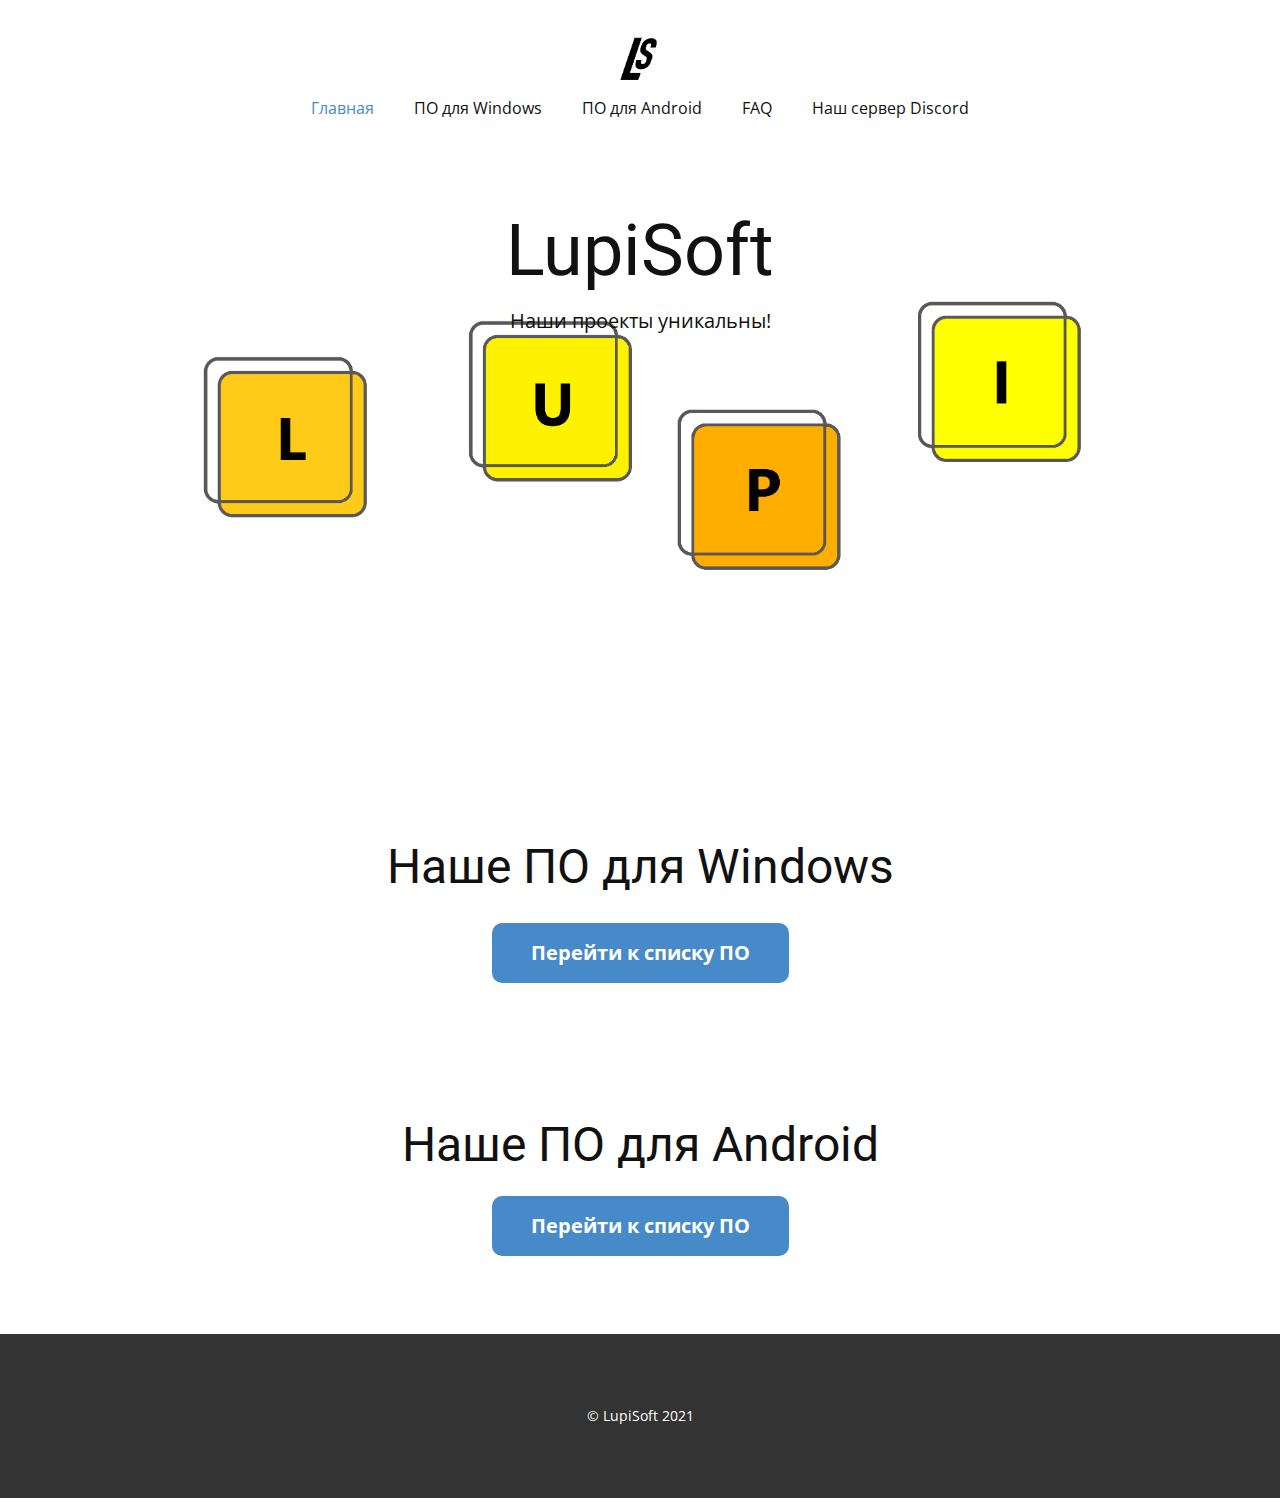
<file: LupiSoftWeb/index.html>
<!DOCTYPE html>
<html style="font-size: 16px;" lang="ru-RU">
  <head>
    <meta name="viewport" content="width=device-width, initial-scale=1.0">
    <meta charset="utf-8">
    <meta name="keywords" content="LupiSoft​, Наше ПО для Windows, Наше ПО для Adroid">
    <meta name="description" content="">
    <meta name="page_type" content="np-template-header-footer-from-plugin">
    <title>Главная</title>
    <link rel="stylesheet" href="nicepage.css" media="screen">
<link rel="stylesheet" href="Главная.css" media="screen">
    <script class="u-script" type="text/javascript" src="jquery.js" defer=""></script>
    <script class="u-script" type="text/javascript" src="nicepage.js" defer=""></script>
    <meta name="generator" content="Nicepage 3.21.3, nicepage.com">
    <link rel="icon" href="images/favicon.png">
    <link id="u-theme-google-font" rel="stylesheet" href="https://fonts.googleapis.com/css?family=Roboto:100,100i,300,300i,400,400i,500,500i,700,700i,900,900i|Open+Sans:300,300i,400,400i,600,600i,700,700i,800,800i">
    
    
    
    
    
    <script type="application/ld+json">{
		"@context": "http://schema.org",
		"@type": "Organization",
		"name": "LupiSoftWeb",
		"logo": "images/LupiSoft-logo.png"
}</script>
    <meta name="theme-color" content="#478ac9">
    <meta property="og:title" content="Главная">
    <meta property="og:description" content="">
    <meta property="og:type" content="website">
  </head>
  <body data-home-page="Главная.html" data-home-page-title="Главная" class="u-body"><header class="u-clearfix u-header u-header" id="sec-029d"><div class="u-clearfix u-sheet u-sheet-1">
        <a href="Главная.html" data-page-id="63572500" class="u-image u-image-round u-logo u-image-1" data-image-width="189" data-image-height="188" title="Главная">
          <img src="images/LupiSoft-logo.png" class="u-logo-image u-logo-image-1">
        </a>
        <nav class="u-menu u-menu-dropdown u-offcanvas u-menu-1">
          <div class="menu-collapse" style="font-size: 1rem; letter-spacing: 0px;">
            <a class="u-button-style u-custom-left-right-menu-spacing u-custom-padding-bottom u-custom-top-bottom-menu-spacing u-nav-link u-text-active-palette-1-base u-text-hover-palette-2-base" href="#">
              <svg><use xmlns:xlink="http://www.w3.org/1999/xlink" xlink:href="#menu-hamburger"></use></svg>
              <svg version="1.1" xmlns="http://www.w3.org/2000/svg" xmlns:xlink="http://www.w3.org/1999/xlink"><defs><symbol id="menu-hamburger" viewBox="0 0 16 16" style="width: 16px; height: 16px;"><rect y="1" width="16" height="2"></rect><rect y="7" width="16" height="2"></rect><rect y="13" width="16" height="2"></rect>
</symbol>
</defs></svg>
            </a>
          </div>
          <div class="u-custom-menu u-nav-container">
            <ul class="u-nav u-unstyled u-nav-1"><li class="u-nav-item"><a class="u-button-style u-nav-link u-text-active-palette-1-base u-text-hover-palette-2-base" href="Главная.html" style="padding: 10px 20px;">Главная</a>
</li><li class="u-nav-item"><a class="u-button-style u-nav-link u-text-active-palette-1-base u-text-hover-palette-2-base" href="ПО-для-Windows.html" style="padding: 10px 20px;">ПО для Windows</a>
</li><li class="u-nav-item"><a class="u-button-style u-nav-link u-text-active-palette-1-base u-text-hover-palette-2-base" href="ПО-для-Android.html" style="padding: 10px 20px;">ПО для Android</a>
</li><li class="u-nav-item"><a class="u-button-style u-nav-link u-text-active-palette-1-base u-text-hover-palette-2-base" href="FAQ.html" style="padding: 10px 20px;">FAQ</a>
</li><li class="u-nav-item"><a class="u-button-style u-nav-link u-text-active-palette-1-base u-text-hover-palette-2-base" href="Наш-сервер-Discord.html" style="padding: 10px 20px;">Наш сервер Discord</a>
</li></ul>
          </div>
          <div class="u-custom-menu u-nav-container-collapse">
            <div class="u-black u-container-style u-inner-container-layout u-opacity u-opacity-95 u-sidenav">
              <div class="u-sidenav-overflow">
                <div class="u-menu-close"></div>
                <ul class="u-align-center u-nav u-popupmenu-items u-unstyled u-nav-2"><li class="u-nav-item"><a class="u-button-style u-nav-link" href="Главная.html" style="padding: 10px 20px;">Главная</a>
</li><li class="u-nav-item"><a class="u-button-style u-nav-link" href="ПО-для-Windows.html" style="padding: 10px 20px;">ПО для Windows</a>
</li><li class="u-nav-item"><a class="u-button-style u-nav-link" href="ПО-для-Android.html" style="padding: 10px 20px;">ПО для Android</a>
</li><li class="u-nav-item"><a class="u-button-style u-nav-link" href="FAQ.html" style="padding: 10px 20px;">FAQ</a>
</li><li class="u-nav-item"><a class="u-button-style u-nav-link" href="Наш-сервер-Discord.html" style="padding: 10px 20px;">Наш сервер Discord</a>
</li></ul>
              </div>
            </div>
            <div class="u-black u-menu-overlay u-opacity u-opacity-70"></div>
          </div>
        </nav>
      </div></header>
    <section class="skrollable u-align-center u-clearfix u-hidden-md u-hidden-sm u-hidden-xs u-image u-parallax u-section-1" src="" data-image-width="3911" data-image-height="2607" id="sec-8f2e">
      <div class="u-clearfix u-sheet u-sheet-1">
        <h1 class="u-text u-text-default u-title u-text-1">LupiSoft</h1>
        <p class="u-hidden-md u-hidden-sm u-hidden-xs u-large-text u-text u-text-variant u-text-2">Наши проекты уникальны!</p>
      </div>
    </section>
    <section class="u-clearfix u-hidden-md u-hidden-sm u-hidden-xs u-section-2" id="sec-2204">
      <div class="u-clearfix u-sheet u-sheet-1">
        <h1 class="u-align-center u-text u-text-default u-text-1">Наше ПО для Windows<br>
        </h1>
        <a href="ПО-для-Windows.html" data-page-id="39339871" class="u-btn u-btn-round u-button-style u-hover-palette-1-light-1 u-palette-1-base u-radius-10 u-btn-1">Перейти к списку ПО</a>
      </div>
    </section>
    <section class="u-clearfix u-section-3" id="carousel_de33">
      <div class="u-clearfix u-sheet u-sheet-1">
        <h1 class="u-align-center u-text u-text-1">Наше ПО для Android<br>
        </h1>
        <a href="ПО-для-Android.html" data-page-id="167810750" class="u-btn u-btn-round u-button-style u-hover-palette-1-light-1 u-palette-1-base u-radius-10 u-btn-1">Перейти к списку ПО</a>
      </div>
    </section>
    <section class="u-clearfix u-hidden-lg u-hidden-xl u-section-4" id="sec-41da">
      <div class="u-clearfix u-sheet u-valign-middle u-sheet-1">
        <div class="u-border-3 u-border-grey-40 u-container-style u-group u-group-1">
          <div class="u-container-layout u-valign-middle u-container-layout-1">
            <h2 class="u-align-center u-text u-text-1">На смартфонах и планшетах интерфейс сайта сильно урезан! Чтобы увидеть полную версию сайта посетите его на компьютере или ноутбуке!</h2>
          </div>
        </div>
      </div>
    </section>
    
    
    <footer class="u-align-center u-clearfix u-footer u-grey-80 u-footer" id="sec-4ad6"><div class="u-clearfix u-sheet u-valign-middle u-sheet-1">
        <p class="u-small-text u-text u-text-variant u-text-1">© LupiSoft 2021<br>
        </p>
      </div></footer><span style="height: 64px; width: 64px; margin-left: 0px; margin-right: auto; margin-top: 0px; right: 20px; bottom: 20px; background-image: none; box-shadow: 5px 5px 20px 0 rgba(0,0,0,0.4);" class="u-back-to-top u-icon u-icon-rounded u-opacity u-opacity-85 u-palette-1-base u-radius-10 u-spacing-10" data-href="#">
        <svg class="u-svg-link" preserveAspectRatio="xMidYMin slice" viewBox="0 0 551.13 551.13"><use xmlns:xlink="http://www.w3.org/1999/xlink" xlink:href="#svg-1d98"></use></svg>
        <svg class="u-svg-content" enable-background="new 0 0 551.13 551.13" viewBox="0 0 551.13 551.13" xmlns="http://www.w3.org/2000/svg" id="svg-1d98"><path d="m275.565 189.451 223.897 223.897h51.668l-275.565-275.565-275.565 275.565h51.668z"></path></svg>
    </span>
  </body>
</html>
</file>
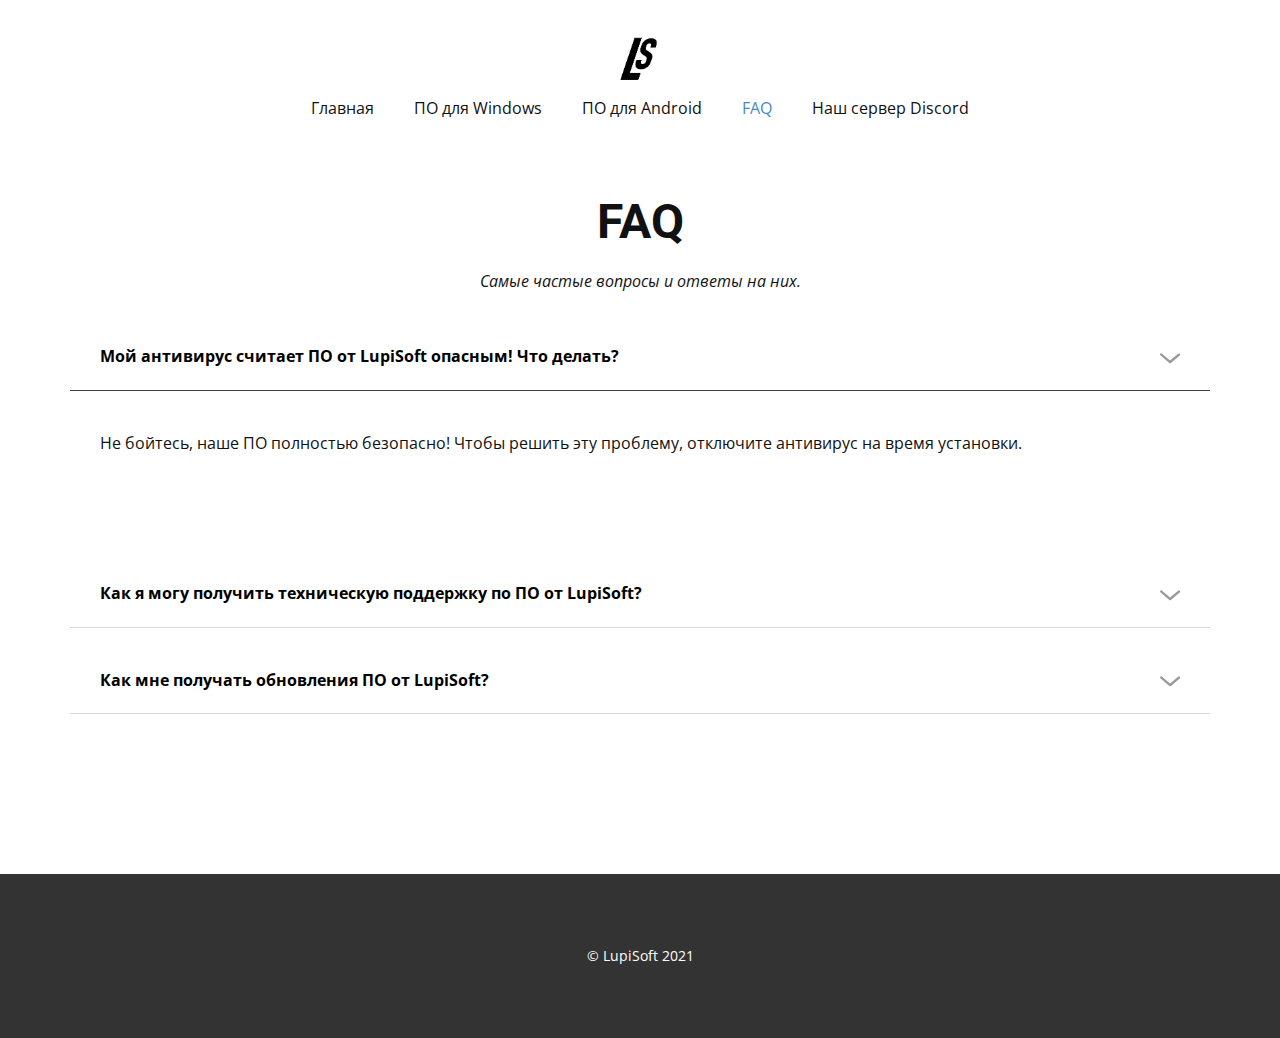
<file: LupiSoftWeb/FAQ.html>
<!DOCTYPE html>
<html style="font-size: 16px;" lang="ru-RU">
  <head>
    <meta name="viewport" content="width=device-width, initial-scale=1.0">
    <meta charset="utf-8">
    <meta name="keywords" content="">
    <meta name="description" content="">
    <meta name="page_type" content="np-template-header-footer-from-plugin">
    <title>FAQ</title>
    <link rel="stylesheet" href="nicepage.css" media="screen">
<link rel="stylesheet" href="FAQ.css" media="screen">
    <script class="u-script" type="text/javascript" src="jquery.js" defer=""></script>
    <script class="u-script" type="text/javascript" src="nicepage.js" defer=""></script>
    <meta name="generator" content="Nicepage 3.21.3, nicepage.com">
    <link rel="icon" href="images/favicon.png">
    <link id="u-theme-google-font" rel="stylesheet" href="https://fonts.googleapis.com/css?family=Roboto:100,100i,300,300i,400,400i,500,500i,700,700i,900,900i|Open+Sans:300,300i,400,400i,600,600i,700,700i,800,800i">
    
    
    
    <script type="application/ld+json">{
		"@context": "http://schema.org",
		"@type": "Organization",
		"name": "LupiSoftWeb",
		"logo": "images/LupiSoft-logo.png"
}</script>
    <meta name="theme-color" content="#478ac9">
    <meta property="og:title" content="FAQ">
    <meta property="og:description" content="">
    <meta property="og:type" content="website">
  </head>
  <body class="u-body"><header class="u-clearfix u-header u-header" id="sec-029d"><div class="u-clearfix u-sheet u-sheet-1">
        <a href="Главная.html" data-page-id="63572500" class="u-image u-image-round u-logo u-image-1" data-image-width="189" data-image-height="188" title="Главная">
          <img src="images/LupiSoft-logo.png" class="u-logo-image u-logo-image-1">
        </a>
        <nav class="u-menu u-menu-dropdown u-offcanvas u-menu-1">
          <div class="menu-collapse" style="font-size: 1rem; letter-spacing: 0px;">
            <a class="u-button-style u-custom-left-right-menu-spacing u-custom-padding-bottom u-custom-top-bottom-menu-spacing u-nav-link u-text-active-palette-1-base u-text-hover-palette-2-base" href="#">
              <svg><use xmlns:xlink="http://www.w3.org/1999/xlink" xlink:href="#menu-hamburger"></use></svg>
              <svg version="1.1" xmlns="http://www.w3.org/2000/svg" xmlns:xlink="http://www.w3.org/1999/xlink"><defs><symbol id="menu-hamburger" viewBox="0 0 16 16" style="width: 16px; height: 16px;"><rect y="1" width="16" height="2"></rect><rect y="7" width="16" height="2"></rect><rect y="13" width="16" height="2"></rect>
</symbol>
</defs></svg>
            </a>
          </div>
          <div class="u-custom-menu u-nav-container">
            <ul class="u-nav u-unstyled u-nav-1"><li class="u-nav-item"><a class="u-button-style u-nav-link u-text-active-palette-1-base u-text-hover-palette-2-base" href="Главная.html" style="padding: 10px 20px;">Главная</a>
</li><li class="u-nav-item"><a class="u-button-style u-nav-link u-text-active-palette-1-base u-text-hover-palette-2-base" href="ПО-для-Windows.html" style="padding: 10px 20px;">ПО для Windows</a>
</li><li class="u-nav-item"><a class="u-button-style u-nav-link u-text-active-palette-1-base u-text-hover-palette-2-base" href="ПО-для-Android.html" style="padding: 10px 20px;">ПО для Android</a>
</li><li class="u-nav-item"><a class="u-button-style u-nav-link u-text-active-palette-1-base u-text-hover-palette-2-base" href="FAQ.html" style="padding: 10px 20px;">FAQ</a>
</li><li class="u-nav-item"><a class="u-button-style u-nav-link u-text-active-palette-1-base u-text-hover-palette-2-base" href="Наш-сервер-Discord.html" style="padding: 10px 20px;">Наш сервер Discord</a>
</li></ul>
          </div>
          <div class="u-custom-menu u-nav-container-collapse">
            <div class="u-black u-container-style u-inner-container-layout u-opacity u-opacity-95 u-sidenav">
              <div class="u-sidenav-overflow">
                <div class="u-menu-close"></div>
                <ul class="u-align-center u-nav u-popupmenu-items u-unstyled u-nav-2"><li class="u-nav-item"><a class="u-button-style u-nav-link" href="Главная.html" style="padding: 10px 20px;">Главная</a>
</li><li class="u-nav-item"><a class="u-button-style u-nav-link" href="ПО-для-Windows.html" style="padding: 10px 20px;">ПО для Windows</a>
</li><li class="u-nav-item"><a class="u-button-style u-nav-link" href="ПО-для-Android.html" style="padding: 10px 20px;">ПО для Android</a>
</li><li class="u-nav-item"><a class="u-button-style u-nav-link" href="FAQ.html" style="padding: 10px 20px;">FAQ</a>
</li><li class="u-nav-item"><a class="u-button-style u-nav-link" href="Наш-сервер-Discord.html" style="padding: 10px 20px;">Наш сервер Discord</a>
</li></ul>
              </div>
            </div>
            <div class="u-black u-menu-overlay u-opacity u-opacity-70"></div>
          </div>
        </nav>
      </div></header>
    <section class="u-align-center u-clearfix u-section-1" id="sec-7cc6">
      <div class="u-clearfix u-sheet u-valign-middle u-sheet-1">
        <h2 class="u-text u-text-default u-text-1">faq</h2>
        <p class="u-text u-text-2">Самые частые вопросы и ответы на них.</p>
        <div class="u-accordion u-faq u-spacing-20 u-accordion-1">
          <div class="u-accordion-item">
            <a class="active u-accordion-link u-border-1 u-border-active-grey-75 u-border-grey-15 u-border-hover-grey-75 u-border-no-left u-border-no-right u-border-no-top u-button-style u-text-black u-accordion-link-1" id="link-accordion-6327" aria-controls="accordion-6327" aria-selected="true">
              <span class="u-accordion-link-text">Мой антивирус считает ПО от LupiSoft опасным! Что делать?</span><span class="u-accordion-link-icon u-icon u-text-black u-icon-1"><svg class="u-svg-link" preserveAspectRatio="xMidYMin slice" viewBox="0 0 16 16" style=""><use xmlns:xlink="http://www.w3.org/1999/xlink" xlink:href="#svg-8021"></use></svg><svg class="u-svg-content" viewBox="0 0 16 16" x="0px" y="0px" id="svg-8021" style=""><path d="M8,10.7L1.6,5.3c-0.4-0.4-1-0.4-1.3,0c-0.4,0.4-0.4,0.9,0,1.3l7.2,6.1c0.1,0.1,0.4,0.2,0.6,0.2s0.4-0.1,0.6-0.2l7.1-6
	c0.4-0.4,0.4-0.9,0-1.3c-0.4-0.4-1-0.4-1.3,0L8,10.7z"></path></svg></span>
            </a>
            <div class="u-accordion-active u-accordion-pane u-container-style u-accordion-pane-1" id="accordion-6327" aria-labelledby="link-accordion-6327">
              <div class="u-container-layout u-container-layout-1">
                <div class="fr-view u-clearfix u-rich-text u-text">
                  <p>Не бойтесь, наше ПО полностью безопасно! Чтобы решить эту проблему, отключите антивирус на время установки.</p>
                </div>
              </div>
            </div>
          </div>
          <div class="u-accordion-item">
            <a class="u-accordion-link u-border-1 u-border-active-grey-75 u-border-grey-15 u-border-hover-grey-75 u-border-no-left u-border-no-right u-border-no-top u-button-style u-text-black u-accordion-link-2" id="link-accordion-4aab" aria-controls="accordion-4aab" aria-selected="false">
              <span class="u-accordion-link-text">Как я могу получить техническую поддержку по ПО от LupiSoft?</span><span class="u-accordion-link-icon u-icon u-text-black u-icon-2"><svg class="u-svg-link" preserveAspectRatio="xMidYMin slice" viewBox="0 0 16 16" style=""><use xmlns:xlink="http://www.w3.org/1999/xlink" xlink:href="#svg-3470"></use></svg><svg class="u-svg-content" viewBox="0 0 16 16" x="0px" y="0px" id="svg-3470" style=""><path d="M8,10.7L1.6,5.3c-0.4-0.4-1-0.4-1.3,0c-0.4,0.4-0.4,0.9,0,1.3l7.2,6.1c0.1,0.1,0.4,0.2,0.6,0.2s0.4-0.1,0.6-0.2l7.1-6
	c0.4-0.4,0.4-0.9,0-1.3c-0.4-0.4-1-0.4-1.3,0L8,10.7z"></path></svg></span>
            </a>
            <div class="u-accordion-pane u-container-style u-accordion-pane-2" id="accordion-4aab" aria-labelledby="link-accordion-4aab">
              <div class="u-container-layout u-container-layout-2">
                <div class="fr-view u-clearfix u-rich-text u-text">
                  <p>Пока что у LupiSoft нет своей службы технической поддержки, но вы можете задать свой вопрос на нашем Discord сервере. Ссылка на него указана на одноимённой странице.</p>
                </div>
              </div>
            </div>
          </div>
          <div class="u-accordion-item">
            <a class="u-accordion-link u-border-1 u-border-active-grey-75 u-border-grey-15 u-border-hover-grey-75 u-border-no-left u-border-no-right u-border-no-top u-button-style u-text-black u-accordion-link-3" id="link-accordion-eb1f" aria-controls="accordion-eb1f" aria-selected="false">
              <span class="u-accordion-link-text">Как мне получать обновления ПО от LupiSoft?</span><span class="u-accordion-link-icon u-icon u-text-black u-icon-3"><svg class="u-svg-link" preserveAspectRatio="xMidYMin slice" viewBox="0 0 16 16" style=""><use xmlns:xlink="http://www.w3.org/1999/xlink" xlink:href="#svg-e07d"></use></svg><svg class="u-svg-content" viewBox="0 0 16 16" x="0px" y="0px" id="svg-e07d" style=""><path d="M8,10.7L1.6,5.3c-0.4-0.4-1-0.4-1.3,0c-0.4,0.4-0.4,0.9,0,1.3l7.2,6.1c0.1,0.1,0.4,0.2,0.6,0.2s0.4-0.1,0.6-0.2l7.1-6
	c0.4-0.4,0.4-0.9,0-1.3c-0.4-0.4-1-0.4-1.3,0L8,10.7z"></path></svg></span>
            </a>
            <div class="u-accordion-pane u-container-style u-accordion-pane-3" id="accordion-eb1f" aria-labelledby="link-accordion-eb1f">
              <div class="u-container-layout u-container-layout-3">
                <div class="fr-view u-clearfix u-rich-text u-text">
                  <p>Пока что у LupiSoft нет службы автообновлений установленных вами наших программ. Если вам покажется, что ваша версия ПО от LupiSoft устарела, то перейдите на официальный сайт и проверьте не появилась ли новая версия!</p>
                </div>
              </div>
            </div>
          </div>
        </div>
      </div>
    </section>
    <section class="u-clearfix u-section-2" id="sec-7030">
      <div class="u-clearfix u-sheet u-sheet-1"></div>
    </section>
    
    
    <footer class="u-align-center u-clearfix u-footer u-grey-80 u-footer" id="sec-4ad6"><div class="u-clearfix u-sheet u-valign-middle u-sheet-1">
        <p class="u-small-text u-text u-text-variant u-text-1">© LupiSoft 2021<br>
        </p>
      </div></footer>
  </body>
</html>
</file>
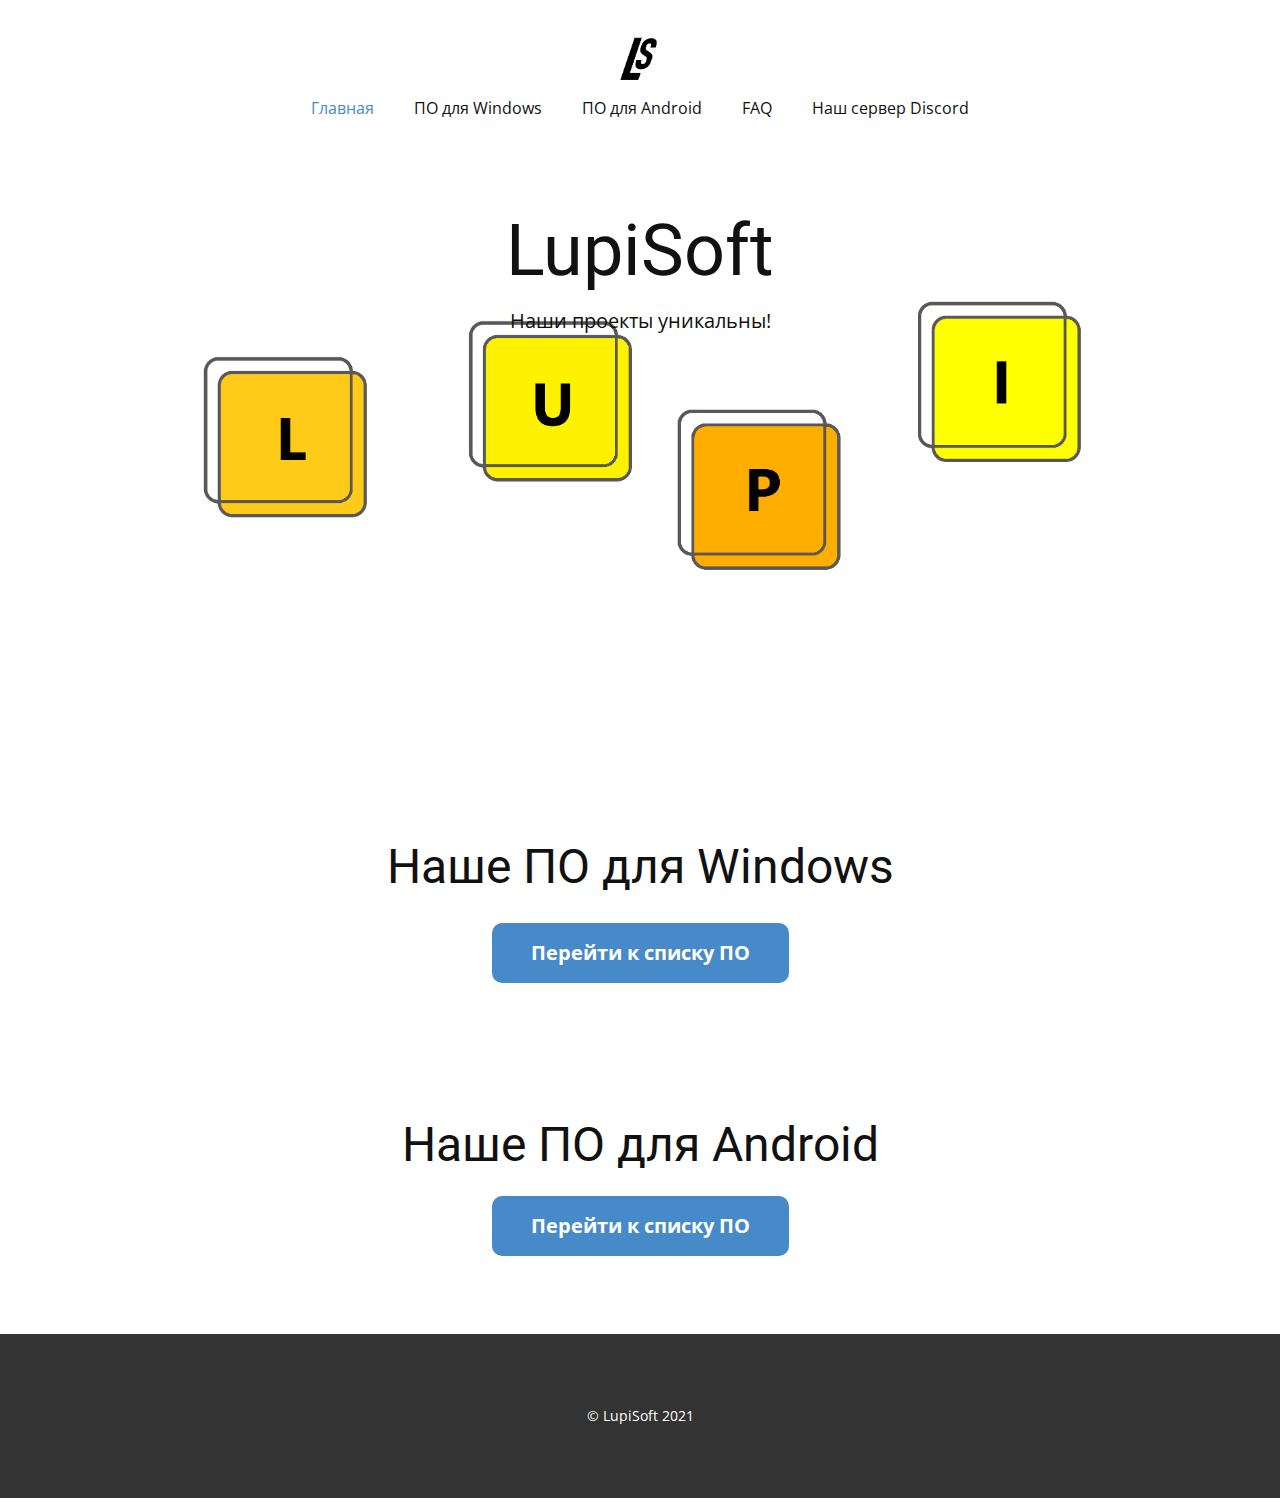
<file: LupiSoftWeb/Главная.html>
<!DOCTYPE html>
<html style="font-size: 16px;" lang="ru-RU">
  <head>
    <meta name="viewport" content="width=device-width, initial-scale=1.0">
    <meta charset="utf-8">
    <meta name="keywords" content="LupiSoft​, Наше ПО для Windows, Наше ПО для Adroid">
    <meta name="description" content="">
    <meta name="page_type" content="np-template-header-footer-from-plugin">
    <title>Главная</title>
    <link rel="stylesheet" href="nicepage.css" media="screen">
<link rel="stylesheet" href="Главная.css" media="screen">
    <script class="u-script" type="text/javascript" src="jquery.js" defer=""></script>
    <script class="u-script" type="text/javascript" src="nicepage.js" defer=""></script>
    <meta name="generator" content="Nicepage 3.21.3, nicepage.com">
    <link rel="icon" href="images/favicon.png">
    <link id="u-theme-google-font" rel="stylesheet" href="https://fonts.googleapis.com/css?family=Roboto:100,100i,300,300i,400,400i,500,500i,700,700i,900,900i|Open+Sans:300,300i,400,400i,600,600i,700,700i,800,800i">
    
    
    
    
    
    <script type="application/ld+json">{
		"@context": "http://schema.org",
		"@type": "Organization",
		"name": "LupiSoftWeb",
		"logo": "images/LupiSoft-logo.png"
}</script>
    <meta name="theme-color" content="#478ac9">
    <meta property="og:title" content="Главная">
    <meta property="og:description" content="">
    <meta property="og:type" content="website">
  </head>
  <body class="u-body"><header class="u-clearfix u-header u-header" id="sec-029d"><div class="u-clearfix u-sheet u-sheet-1">
        <a href="Главная.html" data-page-id="63572500" class="u-image u-image-round u-logo u-image-1" data-image-width="189" data-image-height="188" title="Главная">
          <img src="images/LupiSoft-logo.png" class="u-logo-image u-logo-image-1">
        </a>
        <nav class="u-menu u-menu-dropdown u-offcanvas u-menu-1">
          <div class="menu-collapse" style="font-size: 1rem; letter-spacing: 0px;">
            <a class="u-button-style u-custom-left-right-menu-spacing u-custom-padding-bottom u-custom-top-bottom-menu-spacing u-nav-link u-text-active-palette-1-base u-text-hover-palette-2-base" href="#">
              <svg><use xmlns:xlink="http://www.w3.org/1999/xlink" xlink:href="#menu-hamburger"></use></svg>
              <svg version="1.1" xmlns="http://www.w3.org/2000/svg" xmlns:xlink="http://www.w3.org/1999/xlink"><defs><symbol id="menu-hamburger" viewBox="0 0 16 16" style="width: 16px; height: 16px;"><rect y="1" width="16" height="2"></rect><rect y="7" width="16" height="2"></rect><rect y="13" width="16" height="2"></rect>
</symbol>
</defs></svg>
            </a>
          </div>
          <div class="u-custom-menu u-nav-container">
            <ul class="u-nav u-unstyled u-nav-1"><li class="u-nav-item"><a class="u-button-style u-nav-link u-text-active-palette-1-base u-text-hover-palette-2-base" href="Главная.html" style="padding: 10px 20px;">Главная</a>
</li><li class="u-nav-item"><a class="u-button-style u-nav-link u-text-active-palette-1-base u-text-hover-palette-2-base" href="ПО-для-Windows.html" style="padding: 10px 20px;">ПО для Windows</a>
</li><li class="u-nav-item"><a class="u-button-style u-nav-link u-text-active-palette-1-base u-text-hover-palette-2-base" href="ПО-для-Android.html" style="padding: 10px 20px;">ПО для Android</a>
</li><li class="u-nav-item"><a class="u-button-style u-nav-link u-text-active-palette-1-base u-text-hover-palette-2-base" href="FAQ.html" style="padding: 10px 20px;">FAQ</a>
</li><li class="u-nav-item"><a class="u-button-style u-nav-link u-text-active-palette-1-base u-text-hover-palette-2-base" href="Наш-сервер-Discord.html" style="padding: 10px 20px;">Наш сервер Discord</a>
</li></ul>
          </div>
          <div class="u-custom-menu u-nav-container-collapse">
            <div class="u-black u-container-style u-inner-container-layout u-opacity u-opacity-95 u-sidenav">
              <div class="u-sidenav-overflow">
                <div class="u-menu-close"></div>
                <ul class="u-align-center u-nav u-popupmenu-items u-unstyled u-nav-2"><li class="u-nav-item"><a class="u-button-style u-nav-link" href="Главная.html" style="padding: 10px 20px;">Главная</a>
</li><li class="u-nav-item"><a class="u-button-style u-nav-link" href="ПО-для-Windows.html" style="padding: 10px 20px;">ПО для Windows</a>
</li><li class="u-nav-item"><a class="u-button-style u-nav-link" href="ПО-для-Android.html" style="padding: 10px 20px;">ПО для Android</a>
</li><li class="u-nav-item"><a class="u-button-style u-nav-link" href="FAQ.html" style="padding: 10px 20px;">FAQ</a>
</li><li class="u-nav-item"><a class="u-button-style u-nav-link" href="Наш-сервер-Discord.html" style="padding: 10px 20px;">Наш сервер Discord</a>
</li></ul>
              </div>
            </div>
            <div class="u-black u-menu-overlay u-opacity u-opacity-70"></div>
          </div>
        </nav>
      </div></header>
    <section class="skrollable u-align-center u-clearfix u-hidden-md u-hidden-sm u-hidden-xs u-image u-parallax u-section-1" src="" data-image-width="3911" data-image-height="2607" id="sec-8f2e">
      <div class="u-clearfix u-sheet u-sheet-1">
        <h1 class="u-text u-text-default u-title u-text-1">LupiSoft</h1>
        <p class="u-hidden-md u-hidden-sm u-hidden-xs u-large-text u-text u-text-variant u-text-2">Наши проекты уникальны!</p>
      </div>
    </section>
    <section class="u-clearfix u-hidden-md u-hidden-sm u-hidden-xs u-section-2" id="sec-2204">
      <div class="u-clearfix u-sheet u-sheet-1">
        <h1 class="u-align-center u-text u-text-default u-text-1">Наше ПО для Windows<br>
        </h1>
        <a href="ПО-для-Windows.html" data-page-id="39339871" class="u-btn u-btn-round u-button-style u-hover-palette-1-light-1 u-palette-1-base u-radius-10 u-btn-1">Перейти к списку ПО</a>
      </div>
    </section>
    <section class="u-clearfix u-section-3" id="carousel_de33">
      <div class="u-clearfix u-sheet u-sheet-1">
        <h1 class="u-align-center u-text u-text-1">Наше ПО для Android<br>
        </h1>
        <a href="ПО-для-Android.html" data-page-id="167810750" class="u-btn u-btn-round u-button-style u-hover-palette-1-light-1 u-palette-1-base u-radius-10 u-btn-1">Перейти к списку ПО</a>
      </div>
    </section>
    <section class="u-clearfix u-hidden-lg u-hidden-xl u-section-4" id="sec-41da">
      <div class="u-clearfix u-sheet u-valign-middle u-sheet-1">
        <div class="u-border-3 u-border-grey-40 u-container-style u-group u-group-1">
          <div class="u-container-layout u-valign-middle u-container-layout-1">
            <h2 class="u-align-center u-text u-text-1">На смартфонах и планшетах интерфейс сайта сильно урезан! Чтобы увидеть полную версию сайта посетите его на компьютере или ноутбуке!</h2>
          </div>
        </div>
      </div>
    </section>
    
    
    <footer class="u-align-center u-clearfix u-footer u-grey-80 u-footer" id="sec-4ad6"><div class="u-clearfix u-sheet u-valign-middle u-sheet-1">
        <p class="u-small-text u-text u-text-variant u-text-1">© LupiSoft 2021<br>
        </p>
      </div></footer><span style="height: 64px; width: 64px; margin-left: 0px; margin-right: auto; margin-top: 0px; right: 20px; bottom: 20px; background-image: none; box-shadow: 5px 5px 20px 0 rgba(0,0,0,0.4);" class="u-back-to-top u-icon u-icon-rounded u-opacity u-opacity-85 u-palette-1-base u-radius-10 u-spacing-10" data-href="#">
        <svg class="u-svg-link" preserveAspectRatio="xMidYMin slice" viewBox="0 0 551.13 551.13"><use xmlns:xlink="http://www.w3.org/1999/xlink" xlink:href="#svg-1d98"></use></svg>
        <svg class="u-svg-content" enable-background="new 0 0 551.13 551.13" viewBox="0 0 551.13 551.13" xmlns="http://www.w3.org/2000/svg" id="svg-1d98"><path d="m275.565 189.451 223.897 223.897h51.668l-275.565-275.565-275.565 275.565h51.668z"></path></svg>
    </span>
  </body>
</html>
</file>
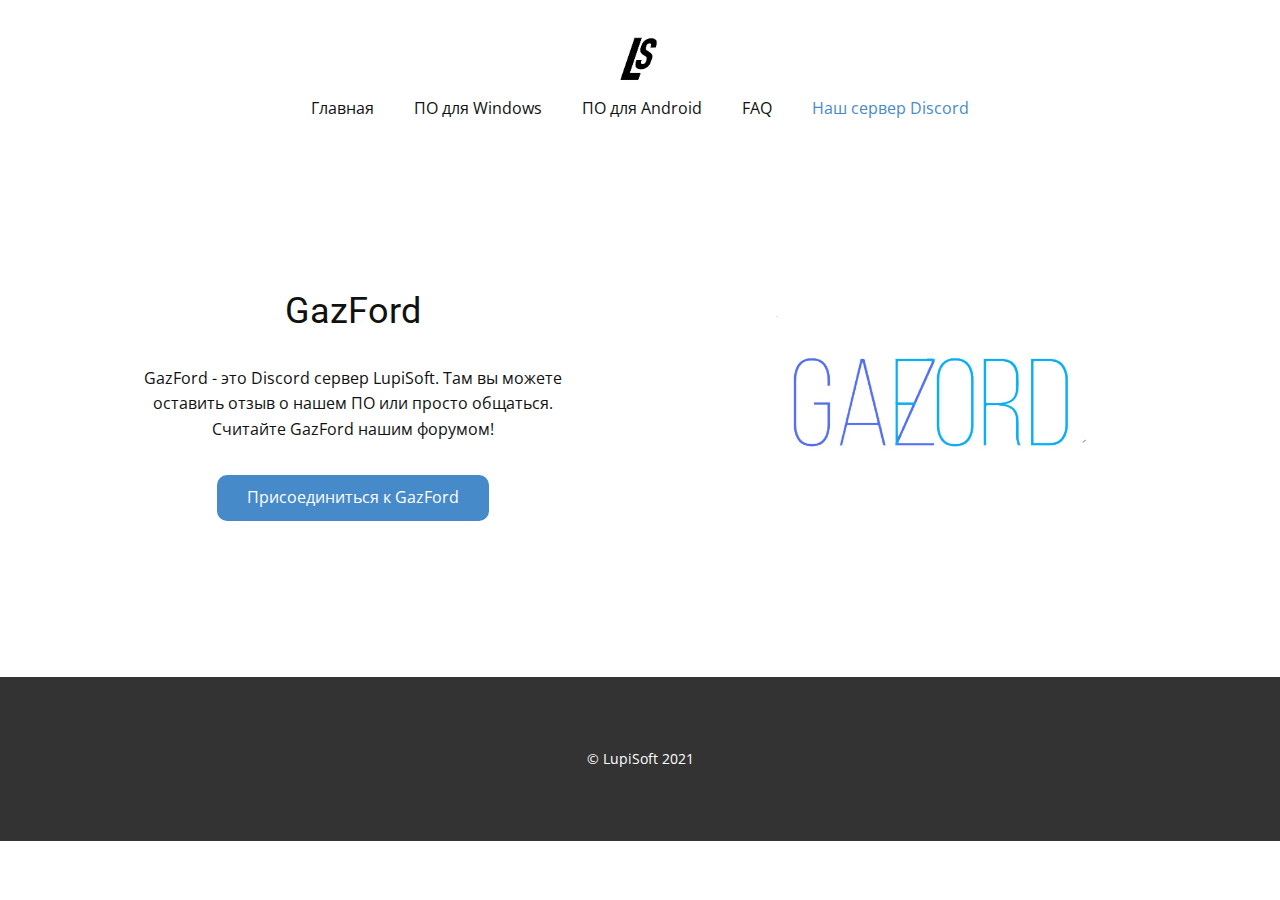
<file: LupiSoftWeb/Наш-сервер-Discord.html>
<!DOCTYPE html>
<html style="font-size: 16px;" lang="ru-RU">
  <head>
    <meta name="viewport" content="width=device-width, initial-scale=1.0">
    <meta charset="utf-8">
    <meta name="keywords" content="GazFord">
    <meta name="description" content="">
    <meta name="page_type" content="np-template-header-footer-from-plugin">
    <title>Наш сервер Discord</title>
    <link rel="stylesheet" href="nicepage.css" media="screen">
<link rel="stylesheet" href="Наш-сервер-Discord.css" media="screen">
    <script class="u-script" type="text/javascript" src="jquery.js" defer=""></script>
    <script class="u-script" type="text/javascript" src="nicepage.js" defer=""></script>
    <meta name="generator" content="Nicepage 3.21.3, nicepage.com">
    <link rel="icon" href="images/favicon.png">
    <link id="u-theme-google-font" rel="stylesheet" href="https://fonts.googleapis.com/css?family=Roboto:100,100i,300,300i,400,400i,500,500i,700,700i,900,900i|Open+Sans:300,300i,400,400i,600,600i,700,700i,800,800i">
    
    
    <script type="application/ld+json">{
		"@context": "http://schema.org",
		"@type": "Organization",
		"name": "LupiSoftWeb",
		"logo": "images/LupiSoft-logo.png"
}</script>
    <meta name="theme-color" content="#478ac9">
    <meta property="og:title" content="Наш сервер Discord">
    <meta property="og:description" content="">
    <meta property="og:type" content="website">
  </head>
  <body class="u-body"><header class="u-clearfix u-header u-header" id="sec-029d"><div class="u-clearfix u-sheet u-sheet-1">
        <a href="Главная.html" data-page-id="63572500" class="u-image u-image-round u-logo u-image-1" data-image-width="189" data-image-height="188" title="Главная">
          <img src="images/LupiSoft-logo.png" class="u-logo-image u-logo-image-1">
        </a>
        <nav class="u-menu u-menu-dropdown u-offcanvas u-menu-1">
          <div class="menu-collapse" style="font-size: 1rem; letter-spacing: 0px;">
            <a class="u-button-style u-custom-left-right-menu-spacing u-custom-padding-bottom u-custom-top-bottom-menu-spacing u-nav-link u-text-active-palette-1-base u-text-hover-palette-2-base" href="#">
              <svg><use xmlns:xlink="http://www.w3.org/1999/xlink" xlink:href="#menu-hamburger"></use></svg>
              <svg version="1.1" xmlns="http://www.w3.org/2000/svg" xmlns:xlink="http://www.w3.org/1999/xlink"><defs><symbol id="menu-hamburger" viewBox="0 0 16 16" style="width: 16px; height: 16px;"><rect y="1" width="16" height="2"></rect><rect y="7" width="16" height="2"></rect><rect y="13" width="16" height="2"></rect>
</symbol>
</defs></svg>
            </a>
          </div>
          <div class="u-custom-menu u-nav-container">
            <ul class="u-nav u-unstyled u-nav-1"><li class="u-nav-item"><a class="u-button-style u-nav-link u-text-active-palette-1-base u-text-hover-palette-2-base" href="Главная.html" style="padding: 10px 20px;">Главная</a>
</li><li class="u-nav-item"><a class="u-button-style u-nav-link u-text-active-palette-1-base u-text-hover-palette-2-base" href="ПО-для-Windows.html" style="padding: 10px 20px;">ПО для Windows</a>
</li><li class="u-nav-item"><a class="u-button-style u-nav-link u-text-active-palette-1-base u-text-hover-palette-2-base" href="ПО-для-Android.html" style="padding: 10px 20px;">ПО для Android</a>
</li><li class="u-nav-item"><a class="u-button-style u-nav-link u-text-active-palette-1-base u-text-hover-palette-2-base" href="FAQ.html" style="padding: 10px 20px;">FAQ</a>
</li><li class="u-nav-item"><a class="u-button-style u-nav-link u-text-active-palette-1-base u-text-hover-palette-2-base" href="Наш-сервер-Discord.html" style="padding: 10px 20px;">Наш сервер Discord</a>
</li></ul>
          </div>
          <div class="u-custom-menu u-nav-container-collapse">
            <div class="u-black u-container-style u-inner-container-layout u-opacity u-opacity-95 u-sidenav">
              <div class="u-sidenav-overflow">
                <div class="u-menu-close"></div>
                <ul class="u-align-center u-nav u-popupmenu-items u-unstyled u-nav-2"><li class="u-nav-item"><a class="u-button-style u-nav-link" href="Главная.html" style="padding: 10px 20px;">Главная</a>
</li><li class="u-nav-item"><a class="u-button-style u-nav-link" href="ПО-для-Windows.html" style="padding: 10px 20px;">ПО для Windows</a>
</li><li class="u-nav-item"><a class="u-button-style u-nav-link" href="ПО-для-Android.html" style="padding: 10px 20px;">ПО для Android</a>
</li><li class="u-nav-item"><a class="u-button-style u-nav-link" href="FAQ.html" style="padding: 10px 20px;">FAQ</a>
</li><li class="u-nav-item"><a class="u-button-style u-nav-link" href="Наш-сервер-Discord.html" style="padding: 10px 20px;">Наш сервер Discord</a>
</li></ul>
              </div>
            </div>
            <div class="u-black u-menu-overlay u-opacity u-opacity-70"></div>
          </div>
        </nav>
      </div></header>
    <section class="u-clearfix u-white u-section-1" id="sec-c04a">
      <div class="u-clearfix u-sheet u-sheet-1">
        <div class="u-clearfix u-expanded-width u-gutter-10 u-layout-wrap u-layout-wrap-1">
          <div class="u-layout" style="">
            <div class="u-layout-row" style="">
              <div class="u-container-style u-layout-cell u-left-cell u-size-30 u-size-xs-60 u-layout-cell-1" src="">
                <div class="u-container-layout u-container-layout-1">
                  <h2 class="u-align-center u-text u-text-default u-text-1">GazFord</h2>
                  <p class="u-align-center u-text u-text-2"> GazFord - это Discord сервер LupiSoft. Там вы можете оставить отзыв о нашем ПО или просто общаться. Считайте GazFord нашим форумом!</p>
                  <a href="https://discord.gg/4SPg3hXyd4" class="u-btn u-btn-round u-button-style u-radius-10 u-btn-1" target="_blank">Присоединиться к GazFord</a>
                </div>
              </div>
              <div class="u-align-center u-container-style u-hidden-md u-hidden-sm u-hidden-xs u-image u-layout-cell u-right-cell u-size-30 u-size-xs-60 u-image-1" src="" data-image-width="2000" data-image-height="2000">
                <div class="u-container-layout u-valign-middle u-container-layout-2" src=""></div>
              </div>
            </div>
          </div>
        </div>
      </div>
    </section>
    
    
    <footer class="u-align-center u-clearfix u-footer u-grey-80 u-footer" id="sec-4ad6"><div class="u-clearfix u-sheet u-valign-middle u-sheet-1">
        <p class="u-small-text u-text u-text-variant u-text-1">© LupiSoft 2021<br>
        </p>
      </div></footer>
  </body>
</html>
</file>
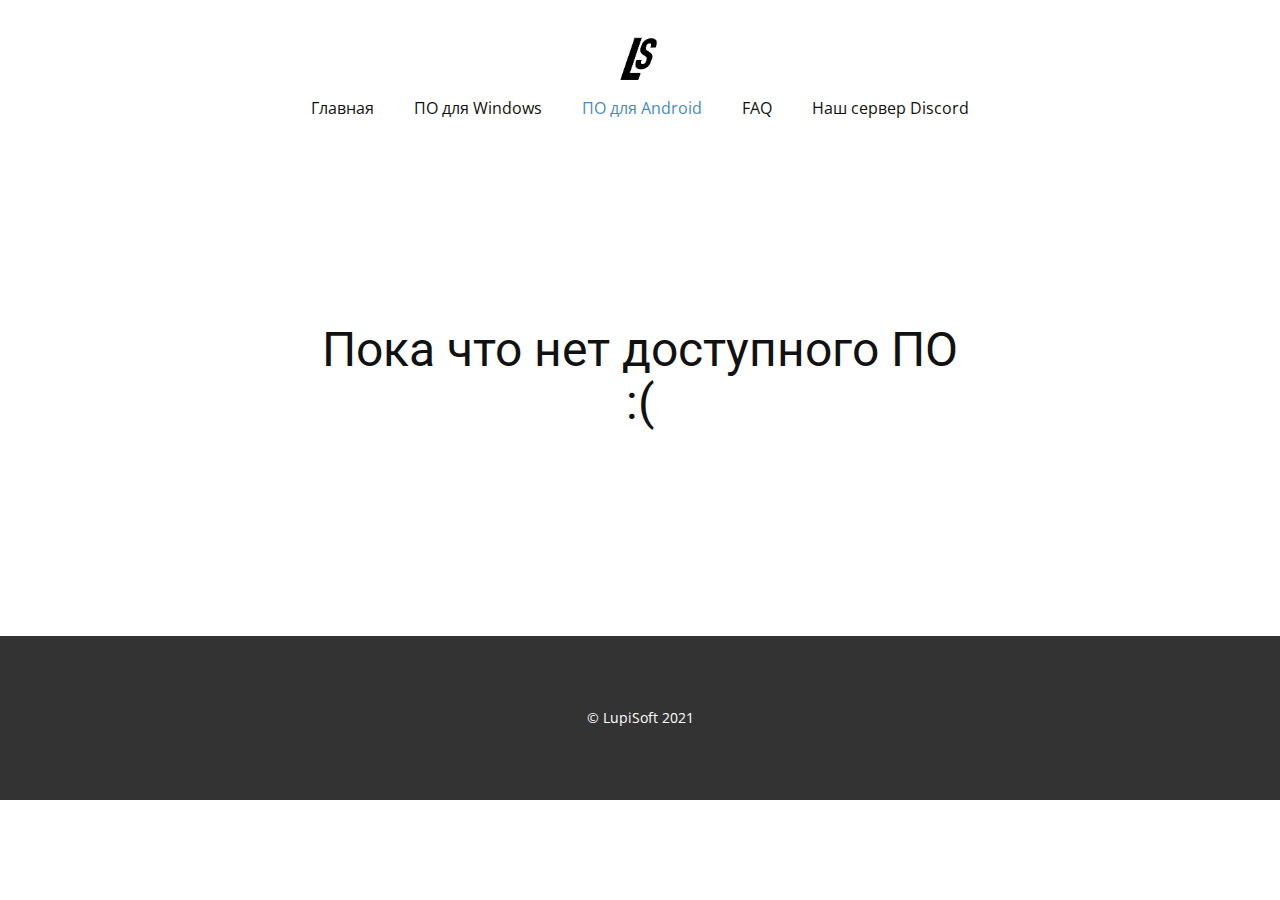
<file: LupiSoftWeb/ПО-для-Android.html>
<!DOCTYPE html>
<html style="font-size: 16px;" lang="ru-RU">
  <head>
    <meta name="viewport" content="width=device-width, initial-scale=1.0">
    <meta charset="utf-8">
    <meta name="keywords" content="Пока что нет доступного ПО, :(">
    <meta name="description" content="">
    <meta name="page_type" content="np-template-header-footer-from-plugin">
    <title>ПО для Android</title>
    <link rel="stylesheet" href="nicepage.css" media="screen">
<link rel="stylesheet" href="ПО-для-Android.css" media="screen">
    <script class="u-script" type="text/javascript" src="jquery.js" defer=""></script>
    <script class="u-script" type="text/javascript" src="nicepage.js" defer=""></script>
    <meta name="generator" content="Nicepage 3.21.3, nicepage.com">
    <link rel="icon" href="images/favicon.png">
    <link id="u-theme-google-font" rel="stylesheet" href="https://fonts.googleapis.com/css?family=Roboto:100,100i,300,300i,400,400i,500,500i,700,700i,900,900i|Open+Sans:300,300i,400,400i,600,600i,700,700i,800,800i">
    
    
    <script type="application/ld+json">{
		"@context": "http://schema.org",
		"@type": "Organization",
		"name": "LupiSoftWeb",
		"logo": "images/LupiSoft-logo.png"
}</script>
    <meta name="theme-color" content="#478ac9">
    <meta property="og:title" content="ПО для Android">
    <meta property="og:description" content="">
    <meta property="og:type" content="website">
  </head>
  <body class="u-body"><header class="u-clearfix u-header u-header" id="sec-029d"><div class="u-clearfix u-sheet u-sheet-1">
        <a href="Главная.html" data-page-id="63572500" class="u-image u-image-round u-logo u-image-1" data-image-width="189" data-image-height="188" title="Главная">
          <img src="images/LupiSoft-logo.png" class="u-logo-image u-logo-image-1">
        </a>
        <nav class="u-menu u-menu-dropdown u-offcanvas u-menu-1">
          <div class="menu-collapse" style="font-size: 1rem; letter-spacing: 0px;">
            <a class="u-button-style u-custom-left-right-menu-spacing u-custom-padding-bottom u-custom-top-bottom-menu-spacing u-nav-link u-text-active-palette-1-base u-text-hover-palette-2-base" href="#">
              <svg><use xmlns:xlink="http://www.w3.org/1999/xlink" xlink:href="#menu-hamburger"></use></svg>
              <svg version="1.1" xmlns="http://www.w3.org/2000/svg" xmlns:xlink="http://www.w3.org/1999/xlink"><defs><symbol id="menu-hamburger" viewBox="0 0 16 16" style="width: 16px; height: 16px;"><rect y="1" width="16" height="2"></rect><rect y="7" width="16" height="2"></rect><rect y="13" width="16" height="2"></rect>
</symbol>
</defs></svg>
            </a>
          </div>
          <div class="u-custom-menu u-nav-container">
            <ul class="u-nav u-unstyled u-nav-1"><li class="u-nav-item"><a class="u-button-style u-nav-link u-text-active-palette-1-base u-text-hover-palette-2-base" href="Главная.html" style="padding: 10px 20px;">Главная</a>
</li><li class="u-nav-item"><a class="u-button-style u-nav-link u-text-active-palette-1-base u-text-hover-palette-2-base" href="ПО-для-Windows.html" style="padding: 10px 20px;">ПО для Windows</a>
</li><li class="u-nav-item"><a class="u-button-style u-nav-link u-text-active-palette-1-base u-text-hover-palette-2-base" href="ПО-для-Android.html" style="padding: 10px 20px;">ПО для Android</a>
</li><li class="u-nav-item"><a class="u-button-style u-nav-link u-text-active-palette-1-base u-text-hover-palette-2-base" href="FAQ.html" style="padding: 10px 20px;">FAQ</a>
</li><li class="u-nav-item"><a class="u-button-style u-nav-link u-text-active-palette-1-base u-text-hover-palette-2-base" href="Наш-сервер-Discord.html" style="padding: 10px 20px;">Наш сервер Discord</a>
</li></ul>
          </div>
          <div class="u-custom-menu u-nav-container-collapse">
            <div class="u-black u-container-style u-inner-container-layout u-opacity u-opacity-95 u-sidenav">
              <div class="u-sidenav-overflow">
                <div class="u-menu-close"></div>
                <ul class="u-align-center u-nav u-popupmenu-items u-unstyled u-nav-2"><li class="u-nav-item"><a class="u-button-style u-nav-link" href="Главная.html" style="padding: 10px 20px;">Главная</a>
</li><li class="u-nav-item"><a class="u-button-style u-nav-link" href="ПО-для-Windows.html" style="padding: 10px 20px;">ПО для Windows</a>
</li><li class="u-nav-item"><a class="u-button-style u-nav-link" href="ПО-для-Android.html" style="padding: 10px 20px;">ПО для Android</a>
</li><li class="u-nav-item"><a class="u-button-style u-nav-link" href="FAQ.html" style="padding: 10px 20px;">FAQ</a>
</li><li class="u-nav-item"><a class="u-button-style u-nav-link" href="Наш-сервер-Discord.html" style="padding: 10px 20px;">Наш сервер Discord</a>
</li></ul>
              </div>
            </div>
            <div class="u-black u-menu-overlay u-opacity u-opacity-70"></div>
          </div>
        </nav>
      </div></header>
    <section class="u-clearfix u-section-1" id="sec-b116">
      <div class="u-clearfix u-sheet u-sheet-1">
        <h1 class="u-align-center u-text u-text-default u-text-1">Пока что нет доступного ПО</h1>
        <h1 class="u-align-center u-text u-text-default u-text-2">:(</h1>
      </div>
    </section>
    
    
    <footer class="u-align-center u-clearfix u-footer u-grey-80 u-footer" id="sec-4ad6"><div class="u-clearfix u-sheet u-valign-middle u-sheet-1">
        <p class="u-small-text u-text u-text-variant u-text-1">© LupiSoft 2021<br>
        </p>
      </div></footer>
  </body>
</html>
</file>
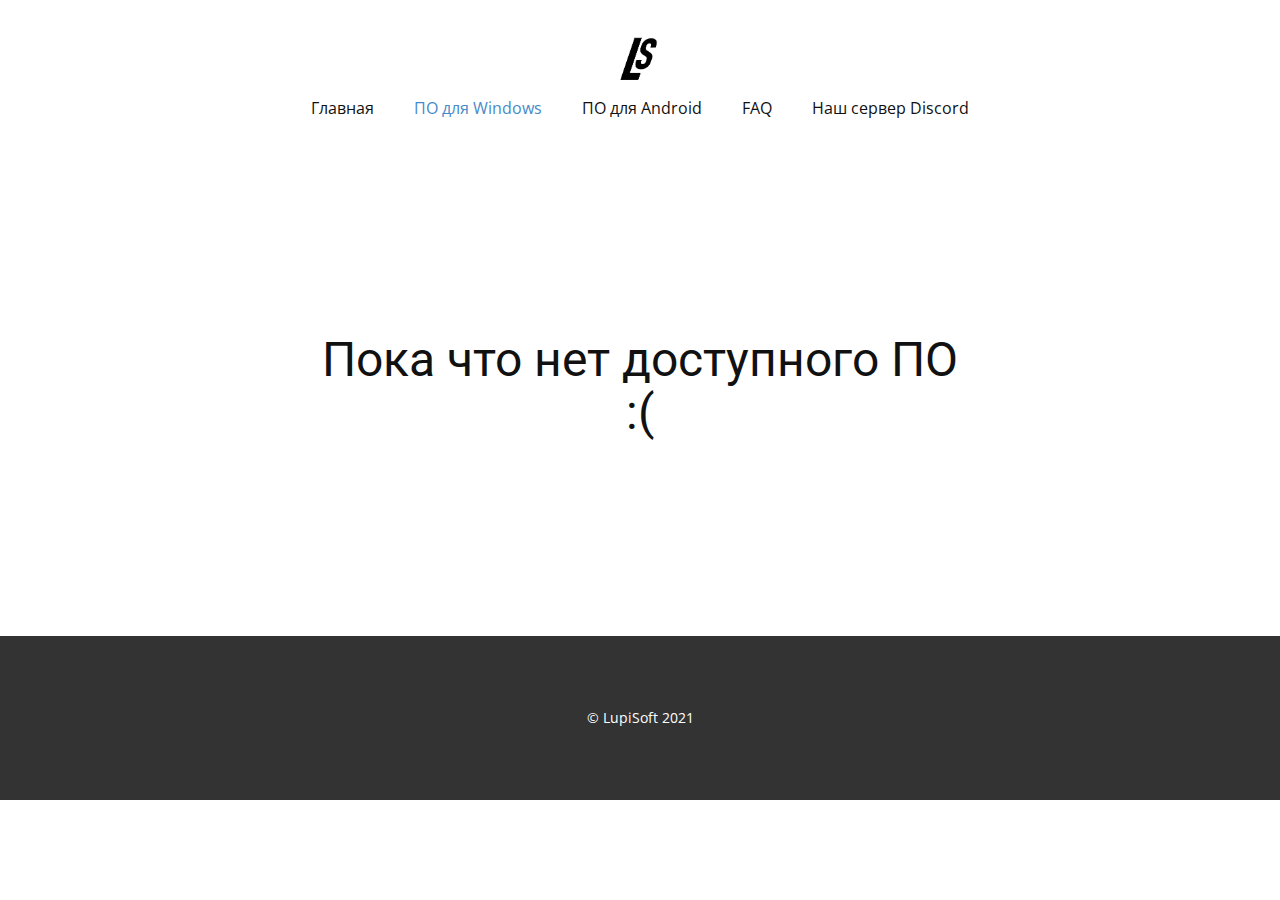
<file: LupiSoftWeb/ПО-для-Windows.html>
<!DOCTYPE html>
<html style="font-size: 16px;" lang="ru-RU">
  <head>
    <meta name="viewport" content="width=device-width, initial-scale=1.0">
    <meta charset="utf-8">
    <meta name="keywords" content="INTUITIVE">
    <meta name="description" content="">
    <meta name="page_type" content="np-template-header-footer-from-plugin">
    <title>ПО для Windows</title>
    <link rel="stylesheet" href="nicepage.css" media="screen">
<link rel="stylesheet" href="ПО-для-Windows.css" media="screen">
    <script class="u-script" type="text/javascript" src="jquery.js" defer=""></script>
    <script class="u-script" type="text/javascript" src="nicepage.js" defer=""></script>
    <meta name="generator" content="Nicepage 3.21.3, nicepage.com">
    <link rel="icon" href="images/favicon.png">
    <link id="u-theme-google-font" rel="stylesheet" href="https://fonts.googleapis.com/css?family=Roboto:100,100i,300,300i,400,400i,500,500i,700,700i,900,900i|Open+Sans:300,300i,400,400i,600,600i,700,700i,800,800i">
    
    
    <script type="application/ld+json">{
		"@context": "http://schema.org",
		"@type": "Organization",
		"name": "LupiSoftWeb",
		"logo": "images/LupiSoft-logo.png"
}</script>
    <meta name="theme-color" content="#478ac9">
    <meta property="og:title" content="ПО для Windows">
    <meta property="og:description" content="">
    <meta property="og:type" content="website">
  </head>
  <body class="u-body"><header class="u-clearfix u-header u-header" id="sec-029d"><div class="u-clearfix u-sheet u-sheet-1">
        <a href="Главная.html" data-page-id="63572500" class="u-image u-image-round u-logo u-image-1" data-image-width="189" data-image-height="188" title="Главная">
          <img src="images/LupiSoft-logo.png" class="u-logo-image u-logo-image-1">
        </a>
        <nav class="u-menu u-menu-dropdown u-offcanvas u-menu-1">
          <div class="menu-collapse" style="font-size: 1rem; letter-spacing: 0px;">
            <a class="u-button-style u-custom-left-right-menu-spacing u-custom-padding-bottom u-custom-top-bottom-menu-spacing u-nav-link u-text-active-palette-1-base u-text-hover-palette-2-base" href="#">
              <svg><use xmlns:xlink="http://www.w3.org/1999/xlink" xlink:href="#menu-hamburger"></use></svg>
              <svg version="1.1" xmlns="http://www.w3.org/2000/svg" xmlns:xlink="http://www.w3.org/1999/xlink"><defs><symbol id="menu-hamburger" viewBox="0 0 16 16" style="width: 16px; height: 16px;"><rect y="1" width="16" height="2"></rect><rect y="7" width="16" height="2"></rect><rect y="13" width="16" height="2"></rect>
</symbol>
</defs></svg>
            </a>
          </div>
          <div class="u-custom-menu u-nav-container">
            <ul class="u-nav u-unstyled u-nav-1"><li class="u-nav-item"><a class="u-button-style u-nav-link u-text-active-palette-1-base u-text-hover-palette-2-base" href="Главная.html" style="padding: 10px 20px;">Главная</a>
</li><li class="u-nav-item"><a class="u-button-style u-nav-link u-text-active-palette-1-base u-text-hover-palette-2-base" href="ПО-для-Windows.html" style="padding: 10px 20px;">ПО для Windows</a>
</li><li class="u-nav-item"><a class="u-button-style u-nav-link u-text-active-palette-1-base u-text-hover-palette-2-base" href="ПО-для-Android.html" style="padding: 10px 20px;">ПО для Android</a>
</li><li class="u-nav-item"><a class="u-button-style u-nav-link u-text-active-palette-1-base u-text-hover-palette-2-base" href="FAQ.html" style="padding: 10px 20px;">FAQ</a>
</li><li class="u-nav-item"><a class="u-button-style u-nav-link u-text-active-palette-1-base u-text-hover-palette-2-base" href="Наш-сервер-Discord.html" style="padding: 10px 20px;">Наш сервер Discord</a>
</li></ul>
          </div>
          <div class="u-custom-menu u-nav-container-collapse">
            <div class="u-black u-container-style u-inner-container-layout u-opacity u-opacity-95 u-sidenav">
              <div class="u-sidenav-overflow">
                <div class="u-menu-close"></div>
                <ul class="u-align-center u-nav u-popupmenu-items u-unstyled u-nav-2"><li class="u-nav-item"><a class="u-button-style u-nav-link" href="Главная.html" style="padding: 10px 20px;">Главная</a>
</li><li class="u-nav-item"><a class="u-button-style u-nav-link" href="ПО-для-Windows.html" style="padding: 10px 20px;">ПО для Windows</a>
</li><li class="u-nav-item"><a class="u-button-style u-nav-link" href="ПО-для-Android.html" style="padding: 10px 20px;">ПО для Android</a>
</li><li class="u-nav-item"><a class="u-button-style u-nav-link" href="FAQ.html" style="padding: 10px 20px;">FAQ</a>
</li><li class="u-nav-item"><a class="u-button-style u-nav-link" href="Наш-сервер-Discord.html" style="padding: 10px 20px;">Наш сервер Discord</a>
</li></ul>
              </div>
            </div>
            <div class="u-black u-menu-overlay u-opacity u-opacity-70"></div>
          </div>
        </nav>
      </div></header>
    <section class="u-clearfix u-section-1" id="sec-ed1a">
      <div class="u-clearfix u-sheet u-sheet-1">
        <h1 class="u-align-center u-text u-text-default u-text-1">Пока что нет доступного ПО<br>
        </h1>
        <h1 class="u-align-center u-text u-text-default u-text-2">:(</h1>
      </div>
    </section>
    
    
    <footer class="u-align-center u-clearfix u-footer u-grey-80 u-footer" id="sec-4ad6"><div class="u-clearfix u-sheet u-valign-middle u-sheet-1">
        <p class="u-small-text u-text u-text-variant u-text-1">© LupiSoft 2021<br>
        </p>
      </div></footer>
  </body>
</html>
</file>
